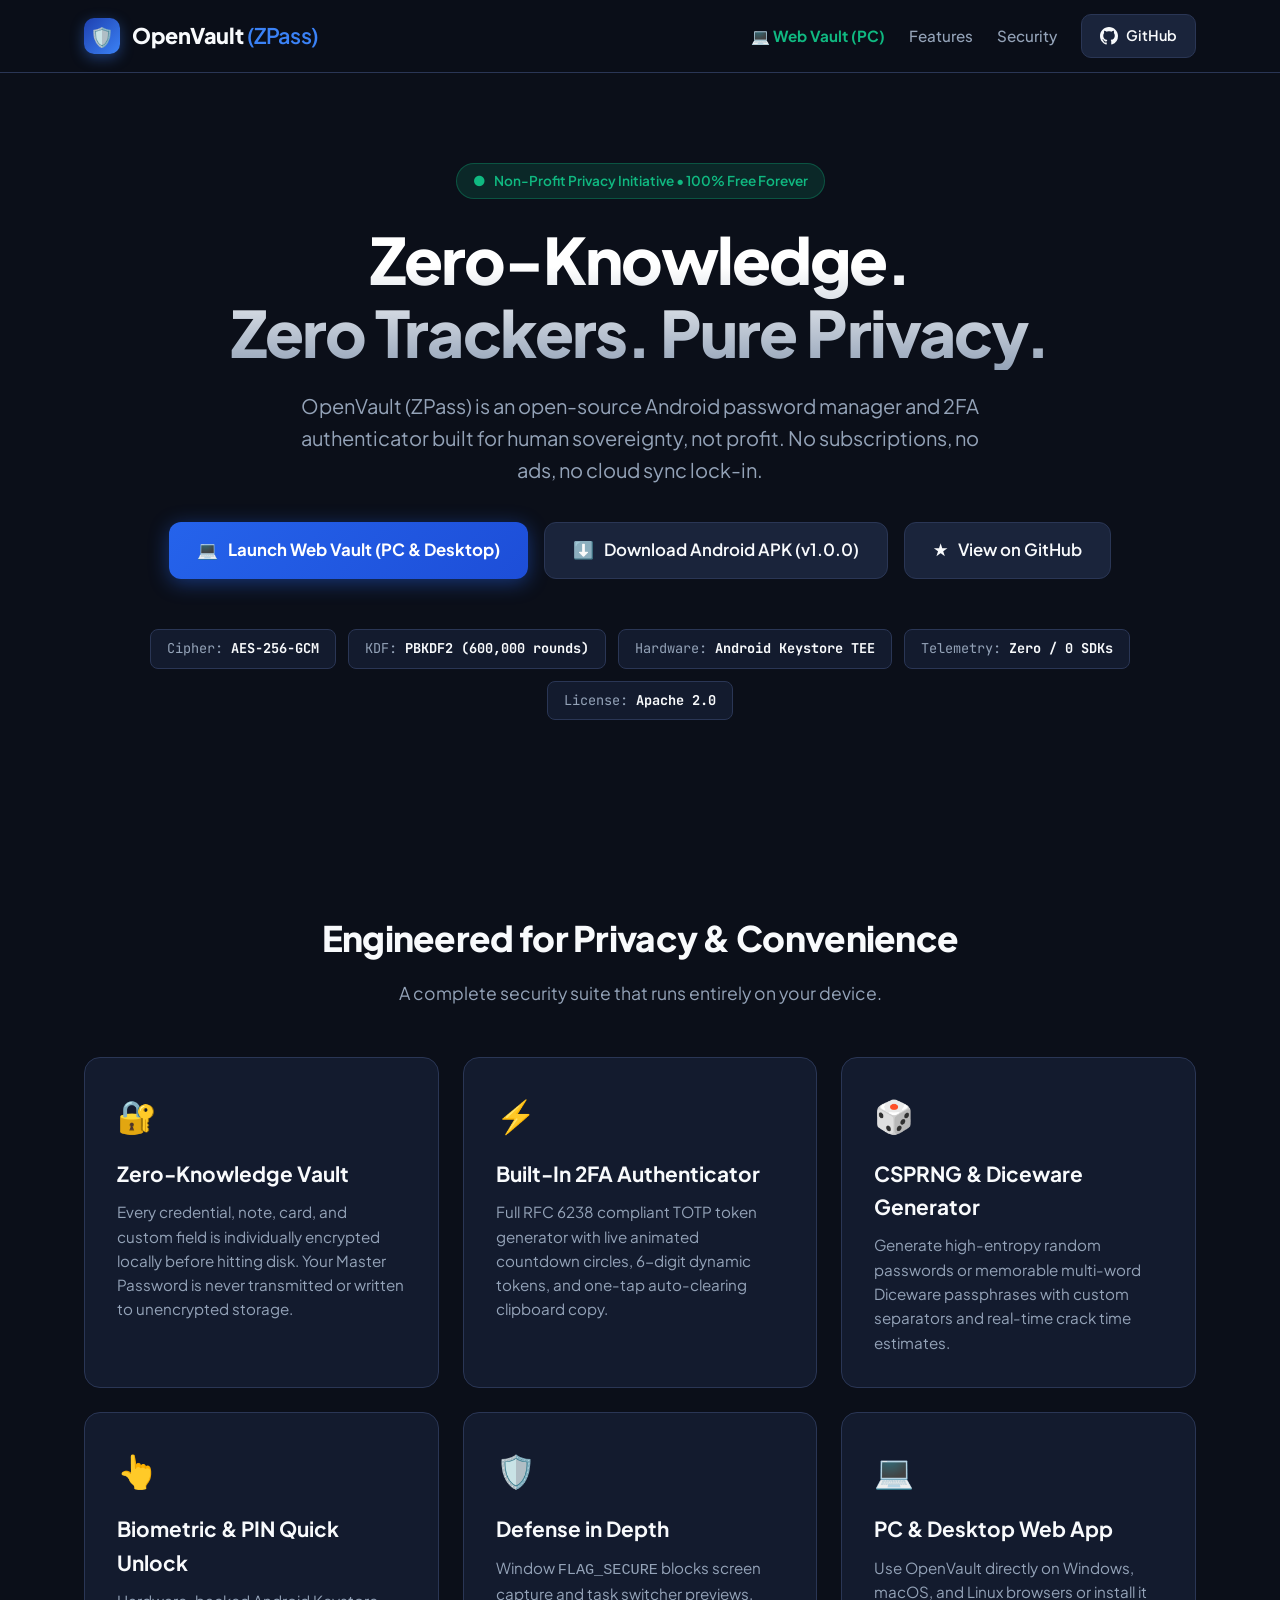
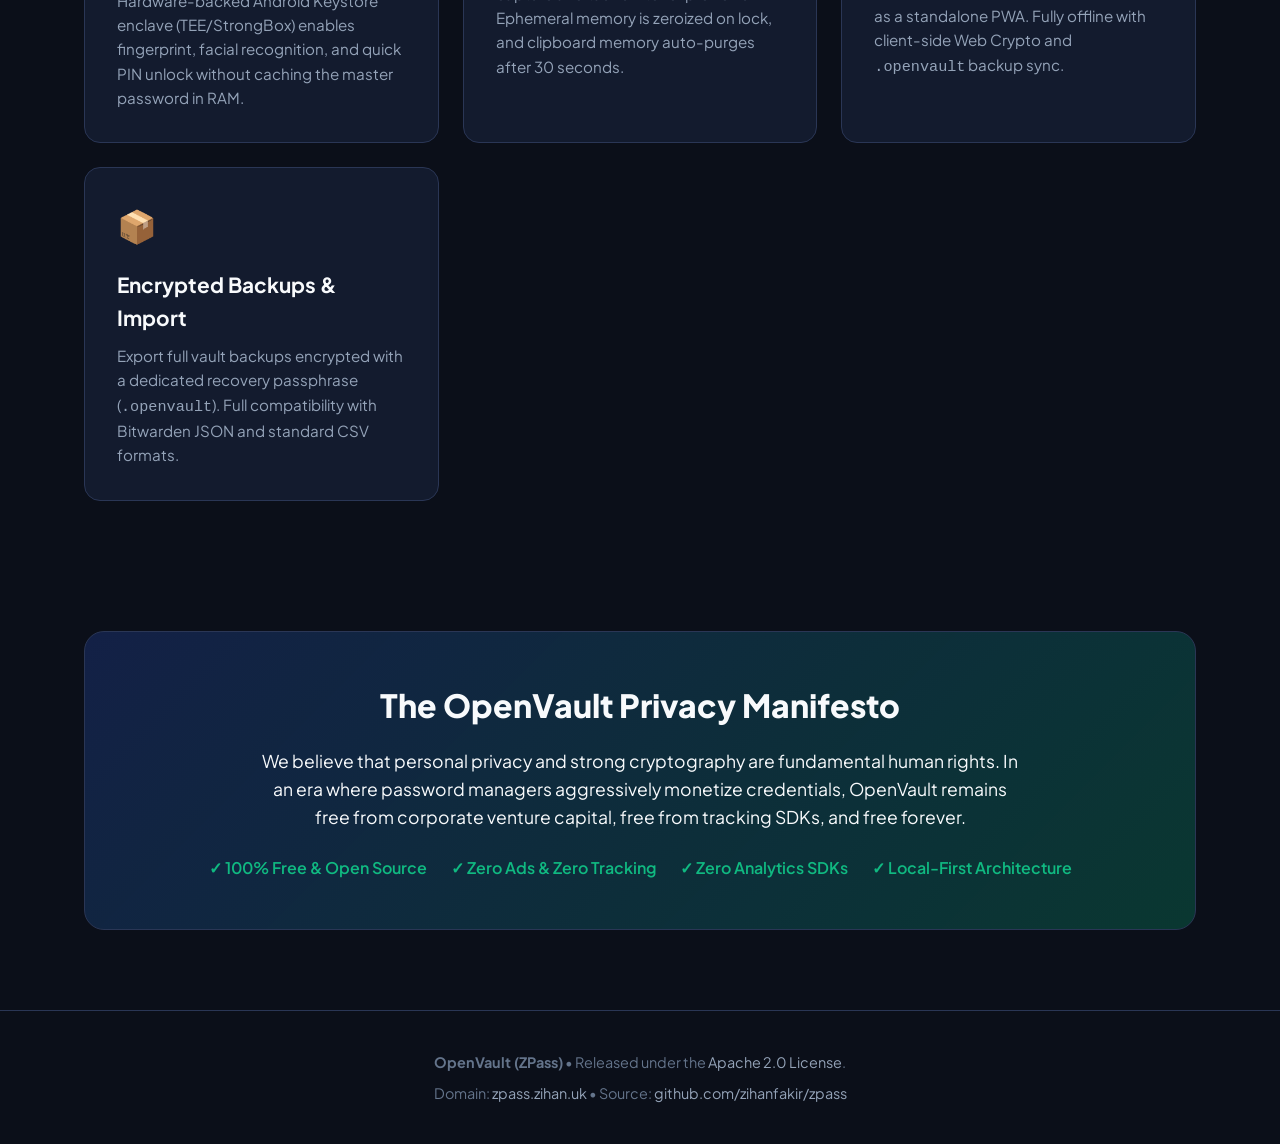
<file: docs/index.html>
<!DOCTYPE html>
<html lang="en">
<head>
  <meta charset="UTF-8" />
  <meta name="viewport" content="width=device-width, initial-scale=1.0" />
  <title>OpenVault (ZPass) — Zero-Knowledge, Privacy-First Password Manager</title>
  <meta name="description" content="100% Free and open-source zero-knowledge password manager and 2FA authenticator for Android. Zero ads, zero tracking, zero telemetry." />
  <link rel="icon" href="data:image/svg+xml,<svg xmlns=%22http://www.w3.org/2000/svg%22 viewBox=%220 0 100 100%22><text y=%22.9em%22 font-size=%2290%22>🛡️</text></svg>">
  <link rel="preconnect" href="https://fonts.googleapis.com">
  <link rel="preconnect" href="https://fonts.gstatic.com" crossorigin>
  <link href="https://fonts.googleapis.com/css2?family=Plus+Jakarta+Sans:wght@400;500;600;700;800&family=JetBrains+Mono:wght@400;500;600&display=swap" rel="stylesheet">
  <style>
    :root {
      --bg: #0B0F19;
      --surface: #131B2E;
      --surface-card: #1A243B;
      --surface-border: #2A3655;
      --primary: #3B82F6;
      --primary-hover: #60A5FA;
      --accent-emerald: #10B981;
      --accent-emerald-glow: rgba(16, 185, 129, 0.15);
      --text-main: #F8FAFC;
      --text-muted: #94A3B8;
      --text-sub: #64748B;
    }

    * {
      box-sizing: border-box;
      margin: 0;
      padding: 0;
    }

    body {
      background-color: var(--bg);
      color: var(--text-main);
      font-family: 'Plus Jakarta Sans', -apple-system, BlinkMacSystemFont, sans-serif;
      line-height: 1.6;
      overflow-x: hidden;
    }

    .container {
      max-width: 1160px;
      margin: 0 auto;
      padding: 0 24px;
    }

    /* Navigation */
    header {
      border-bottom: 1px solid var(--surface-border);
      position: sticky;
      top: 0;
      background: rgba(11, 15, 25, 0.85);
      backdrop-filter: blur(12px);
      z-index: 100;
    }

    .nav-bar {
      display: flex;
      justify-content: space-between;
      align-items: center;
      height: 72px;
    }

    .brand {
      display: flex;
      align-items: center;
      gap: 12px;
      font-size: 1.35rem;
      font-weight: 800;
      letter-spacing: -0.02em;
      color: var(--text-main);
      text-decoration: none;
    }

    .brand-shield {
      width: 36px;
      height: 36px;
      background: linear-gradient(135deg, #1E40AF, #3B82F6);
      border-radius: 10px;
      display: flex;
      align-items: center;
      justify-content: center;
      font-size: 1.2rem;
      box-shadow: 0 4px 14px rgba(59, 130, 246, 0.4);
    }

    .nav-links {
      display: flex;
      gap: 24px;
      align-items: center;
    }

    .nav-link {
      color: var(--text-muted);
      text-decoration: none;
      font-weight: 500;
      font-size: 0.95rem;
      transition: color 0.2s ease;
    }

    .nav-link:hover {
      color: var(--text-main);
    }

    .btn-github {
      display: inline-flex;
      align-items: center;
      gap: 8px;
      background: var(--surface-card);
      border: 1px solid var(--surface-border);
      padding: 9px 18px;
      border-radius: 10px;
      color: var(--text-main);
      text-decoration: none;
      font-weight: 600;
      font-size: 0.9rem;
      transition: all 0.2s ease;
    }

    .btn-github:hover {
      background: var(--surface-border);
      border-color: var(--primary);
    }

    /* Hero Section */
    .hero {
      padding: 90px 0 60px;
      text-align: center;
      position: relative;
    }

    .hero-badge {
      display: inline-flex;
      align-items: center;
      gap: 8px;
      background: var(--accent-emerald-glow);
      border: 1px solid rgba(16, 185, 129, 0.3);
      padding: 6px 16px;
      border-radius: 9999px;
      font-size: 0.85rem;
      color: var(--accent-emerald);
      font-weight: 600;
      margin-bottom: 24px;
    }

    .hero-title {
      font-size: clamp(2.5rem, 5vw, 4rem);
      font-weight: 800;
      line-height: 1.15;
      letter-spacing: -0.03em;
      margin-bottom: 20px;
      background: linear-gradient(180deg, #FFFFFF 30%, #94A3B8 100%);
      -webkit-background-clip: text;
      -webkit-text-fill-color: transparent;
    }

    .hero-subtitle {
      font-size: 1.25rem;
      color: var(--text-muted);
      max-width: 680px;
      margin: 0 auto 36px;
      font-weight: 400;
    }

    .hero-cta-group {
      display: flex;
      justify-content: center;
      gap: 16px;
      flex-wrap: wrap;
      margin-bottom: 50px;
    }

    .btn-primary {
      display: inline-flex;
      align-items: center;
      gap: 10px;
      background: var(--primary);
      color: #FFFFFF;
      padding: 14px 28px;
      border-radius: 12px;
      font-weight: 700;
      font-size: 1.05rem;
      text-decoration: none;
      box-shadow: 0 4px 20px rgba(59, 130, 246, 0.35);
      transition: all 0.2s ease;
    }

    .btn-primary:hover {
      background: var(--primary-hover);
      transform: translateY(-2px);
    }

    .btn-secondary {
      display: inline-flex;
      align-items: center;
      gap: 10px;
      background: var(--surface-card);
      border: 1px solid var(--surface-border);
      color: var(--text-main);
      padding: 14px 28px;
      border-radius: 12px;
      font-weight: 600;
      font-size: 1.05rem;
      text-decoration: none;
      transition: all 0.2s ease;
    }

    .btn-secondary:hover {
      background: var(--surface-border);
    }

    /* Badges Bar */
    .badges-bar {
      display: flex;
      justify-content: center;
      gap: 12px;
      flex-wrap: wrap;
      margin-bottom: 70px;
    }

    .badge-pill {
      background: var(--surface);
      border: 1px solid var(--surface-border);
      padding: 8px 16px;
      border-radius: 8px;
      font-size: 0.85rem;
      color: var(--text-muted);
      font-family: 'JetBrains Mono', monospace;
    }

    .badge-pill strong {
      color: var(--text-main);
    }

    /* Features Grid */
    .features-section {
      padding: 60px 0 90px;
    }

    .section-header {
      text-align: center;
      margin-bottom: 50px;
    }

    .section-header h2 {
      font-size: 2.2rem;
      font-weight: 800;
      letter-spacing: -0.02em;
      margin-bottom: 12px;
    }

    .section-header p {
      color: var(--text-muted);
      font-size: 1.1rem;
    }

    .grid {
      display: grid;
      grid-template-columns: repeat(auto-fit, minmax(320px, 1fr));
      gap: 24px;
    }

    .card {
      background: var(--surface);
      border: 1px solid var(--surface-border);
      padding: 32px;
      border-radius: 16px;
      transition: transform 0.2s ease, border-color 0.2s ease;
    }

    .card:hover {
      transform: translateY(-4px);
      border-color: var(--primary);
    }

    .card-icon {
      font-size: 2rem;
      margin-bottom: 16px;
      display: inline-block;
    }

    .card h3 {
      font-size: 1.3rem;
      font-weight: 700;
      margin-bottom: 10px;
      color: var(--text-main);
    }

    .card p {
      color: var(--text-muted);
      font-size: 0.95rem;
      line-height: 1.6;
    }

    /* Privacy Banner */
    .manifesto {
      background: linear-gradient(135deg, rgba(30, 58, 138, 0.4), rgba(5, 150, 105, 0.3));
      border: 1px solid var(--surface-border);
      border-radius: 20px;
      padding: 48px;
      margin: 40px 0 80px;
      text-align: center;
    }

    .manifesto h2 {
      font-size: 2rem;
      font-weight: 800;
      margin-bottom: 16px;
    }

    .manifesto p {
      max-width: 760px;
      margin: 0 auto 24px;
      color: var(--text-main);
      font-size: 1.1rem;
    }

    .manifesto-checks {
      display: flex;
      justify-content: center;
      gap: 24px;
      flex-wrap: wrap;
      color: var(--accent-emerald);
      font-weight: 600;
    }

    /* Footer */
    footer {
      border-top: 1px solid var(--surface-border);
      padding: 40px 0;
      text-align: center;
      color: var(--text-sub);
      font-size: 0.9rem;
    }

    footer a {
      color: var(--text-muted);
      text-decoration: none;
    }

    footer a:hover {
      color: var(--text-main);
    }
  </style>
</head>
<body>

  <header>
    <div class="container nav-bar">
      <a href="https://zpass.zihan.uk" class="brand">
        <div class="brand-shield">🛡️</div>
        <span>OpenVault <span style="color: var(--primary); font-weight: 600;">(ZPass)</span></span>
      </a>
      <div class="nav-links">
        <a href="app/" class="nav-link" style="color: var(--accent-emerald); font-weight: 700;">💻 Web Vault (PC)</a>
        <a href="#features" class="nav-link">Features</a>
        <a href="#security" class="nav-link">Security</a>
        <a href="https://github.com/zihanfakir/zpass" target="_blank" class="btn-github">
          <svg height="18" width="18" viewBox="0 0 16 16" fill="currentColor"><path d="M8 0C3.58 0 0 3.58 0 8c0 3.54 2.29 6.53 5.47 7.59.4.07.55-.17.55-.38 0-.19-.01-.82-.01-1.49-2.01.37-2.53-.49-2.69-.94-.09-.23-.48-.94-.82-1.13-.28-.15-.68-.52-.01-.53.63-.01 1.08.58 1.23.82.72 1.21 1.87.87 2.33.66.07-.52.28-.87.51-1.07-1.78-.2-3.64-.89-3.64-3.95 0-.87.31-1.59.82-2.15-.08-.2-.36-1.02.08-2.12 0 0 .67-.21 2.2.82.64-.18 1.32-.27 2-.27.68 0 1.36.09 2 .27 1.53-1.04 2.2-.82 2.2-.82.44 1.1.16 1.92.08 2.12.51.56.82 1.27.82 2.15 0 3.07-1.87 3.75-3.65 3.95.29.25.54.73.54 1.48 0 1.07-.01 1.93-.01 2.2 0 .21.15.46.55.38A8.013 8.013 0 0016 8c0-4.42-3.58-8-8-8z"></path></svg>
          GitHub
        </a>
      </div>
    </div>
  </header>

  <main class="container">
    <section class="hero">
      <div class="hero-badge">
        <span>●</span> Non-Profit Privacy Initiative • 100% Free Forever
      </div>
      <h1 class="hero-title">Zero-Knowledge.<br/>Zero Trackers. Pure Privacy.</h1>
      <p class="hero-subtitle">
        OpenVault (ZPass) is an open-source Android password manager and 2FA authenticator built for human sovereignty, not profit. No subscriptions, no ads, no cloud sync lock-in.
      </p>

      <div class="hero-cta-group">
        <a href="app/" class="btn-primary" style="background: linear-gradient(135deg, #2563EB, #1D4ED8); box-shadow: 0 4px 20px rgba(37, 99, 235, 0.45);">
          <span>💻</span> Launch Web Vault (PC & Desktop)
        </a>
        <a href="https://github.com/zihanfakir/zpass/releases" class="btn-secondary">
          <span>⬇️</span> Download Android APK (v1.0.0)
        </a>
        <a href="https://github.com/zihanfakir/zpass" target="_blank" class="btn-secondary">
          <span>★</span> View on GitHub
        </a>
      </div>

      <div class="badges-bar">
        <div class="badge-pill">Cipher: <strong>AES-256-GCM</strong></div>
        <div class="badge-pill">KDF: <strong>PBKDF2 (600,000 rounds)</strong></div>
        <div class="badge-pill">Hardware: <strong>Android Keystore TEE</strong></div>
        <div class="badge-pill">Telemetry: <strong>Zero / 0 SDKs</strong></div>
        <div class="badge-pill">License: <strong>Apache 2.0</strong></div>
      </div>
    </section>

    <section id="features" class="features-section">
      <div class="section-header">
        <h2>Engineered for Privacy & Convenience</h2>
        <p>A complete security suite that runs entirely on your device.</p>
      </div>

      <div class="grid">
        <div class="card">
          <div class="card-icon">🔐</div>
          <h3>Zero-Knowledge Vault</h3>
          <p>Every credential, note, card, and custom field is individually encrypted locally before hitting disk. Your Master Password is never transmitted or written to unencrypted storage.</p>
        </div>

        <div class="card">
          <div class="card-icon">⚡</div>
          <h3>Built-In 2FA Authenticator</h3>
          <p>Full RFC 6238 compliant TOTP token generator with live animated countdown circles, 6-digit dynamic tokens, and one-tap auto-clearing clipboard copy.</p>
        </div>

        <div class="card">
          <div class="card-icon">🎲</div>
          <h3>CSPRNG & Diceware Generator</h3>
          <p>Generate high-entropy random passwords or memorable multi-word Diceware passphrases with custom separators and real-time crack time estimates.</p>
        </div>

        <div class="card">
          <div class="card-icon">👆</div>
          <h3>Biometric & PIN Quick Unlock</h3>
          <p>Hardware-backed Android Keystore enclave (TEE/StrongBox) enables fingerprint, facial recognition, and quick PIN unlock without caching the master password in RAM.</p>
        </div>

        <div class="card">
          <div class="card-icon">🛡️</div>
          <h3>Defense in Depth</h3>
          <p>Window <code>FLAG_SECURE</code> blocks screen capture and task switcher previews. Ephemeral memory is zeroized on lock, and clipboard memory auto-purges after 30 seconds.</p>
        </div>

        <div class="card">
          <div class="card-icon">💻</div>
          <h3>PC & Desktop Web App</h3>
          <p>Use OpenVault directly on Windows, macOS, and Linux browsers or install it as a standalone PWA. Fully offline with client-side Web Crypto and <code>.openvault</code> backup sync.</p>
        </div>

        <div class="card">
          <div class="card-icon">📦</div>
          <h3>Encrypted Backups & Import</h3>
          <p>Export full vault backups encrypted with a dedicated recovery passphrase (<code>.openvault</code>). Full compatibility with Bitwarden JSON and standard CSV formats.</p>
        </div>
      </div>
    </section>

    <section id="security" class="manifesto">
      <h2>The OpenVault Privacy Manifesto</h2>
      <p>
        We believe that personal privacy and strong cryptography are fundamental human rights. In an era where password managers aggressively monetize credentials, OpenVault remains free from corporate venture capital, free from tracking SDKs, and free forever.
      </p>
      <div class="manifesto-checks">
        <span>✓ 100% Free & Open Source</span>
        <span>✓ Zero Ads & Zero Tracking</span>
        <span>✓ Zero Analytics SDKs</span>
        <span>✓ Local-First Architecture</span>
      </div>
    </section>
  </main>

  <footer>
    <div class="container">
      <p>
        <strong>OpenVault (ZPass)</strong> • Released under the <a href="https://github.com/zihanfakir/zpass/blob/main/LICENSE" target="_blank">Apache 2.0 License</a>.
      </p>
      <p style="margin-top: 8px;">
        Domain: <a href="https://zpass.zihan.uk">zpass.zihan.uk</a> • Source: <a href="https://github.com/zihanfakir/zpass" target="_blank">github.com/zihanfakir/zpass</a>
      </p>
    </div>
  </footer>

</body>
</html>
</file>
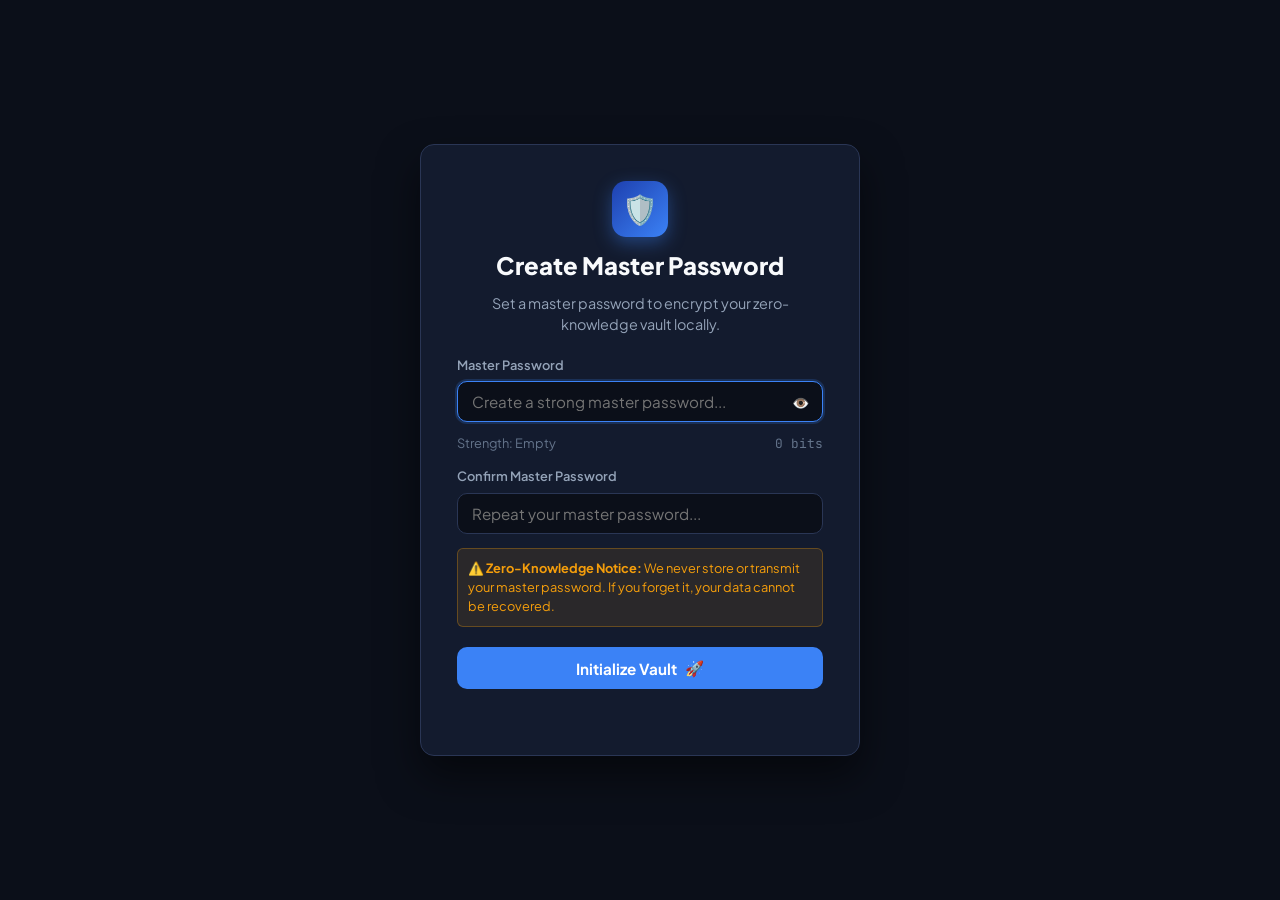
<file: docs/app/index.html>
<!DOCTYPE html>
<html lang="en">
<head>
  <meta charset="UTF-8" />
  <meta name="viewport" content="width=device-width, initial-scale=1.0" />
  <title>OpenVault Web — Zero-Knowledge Password Manager</title>
  <meta name="description" content="100% Free, privacy-first, zero-knowledge password manager and 2FA authenticator for desktop and PC browsers." />
  <link rel="icon" href="data:image/svg+xml,<svg xmlns=%22http://www.w3.org/2000/svg%22 viewBox=%220 0 100 100%22><text y=%22.9em%22 font-size=%2290%22>🛡️</text></svg>">
  <link rel="manifest" href="manifest.webmanifest">
  <meta name="theme-color" content="#131B2E">
  
  <link rel="preconnect" href="https://fonts.googleapis.com">
  <link rel="preconnect" href="https://fonts.gstatic.com" crossorigin>
  <link href="https://fonts.googleapis.com/css2?family=Plus+Jakarta+Sans:wght@400;500;600;700;800&family=JetBrains+Mono:wght@400;500;600;700&display=swap" rel="stylesheet">
  <link rel="stylesheet" href="css/app.css" />
</head>
<body>

  <!-- Fullscreen Auth Screen (Setup or Unlock) -->
  <div id="auth-overlay" class="auth-overlay">
    <div class="auth-card">
      <div class="auth-header">
        <div class="auth-logo">🛡️</div>
        <h1 id="auth-title">Unlock OpenVault</h1>
        <p id="auth-desc">Enter your master password to decrypt your zero-knowledge vault.</p>
      </div>

      <form id="auth-form">
        <!-- Setup Mode Fields -->
        <div id="setup-fields" style="display: none; flex-direction: column; gap: 14px;">
          <div class="form-group">
            <label class="form-label">Master Password</label>
            <div class="input-with-action">
              <input type="password" id="setup-password" class="input-field" placeholder="Create a strong master password..." autocomplete="new-password" />
              <button type="button" id="btn-toggle-setup-pwd" class="input-suffix-btn" title="Toggle visibility">👁️</button>
            </div>
            <div id="setup-strength-box" style="margin-top: 6px; font-size: 0.8rem; display: flex; align-items: center; justify-content: space-between;">
              <span id="setup-strength-label" style="color: var(--text-sub);">Strength: Empty</span>
              <span id="setup-entropy-label" style="color: var(--text-sub); font-family: var(--font-mono);">0 bits</span>
            </div>
          </div>

          <div class="form-group">
            <label class="form-label">Confirm Master Password</label>
            <input type="password" id="setup-confirm-password" class="input-field" placeholder="Repeat your master password..." autocomplete="new-password" />
          </div>

          <div style="background: rgba(245, 158, 11, 0.1); border: 1px solid rgba(245, 158, 11, 0.3); border-radius: var(--radius-sm); padding: 10px; font-size: 0.8rem; color: #F59E0B;">
            ⚠️ <strong>Zero-Knowledge Notice:</strong> We never store or transmit your master password. If you forget it, your data cannot be recovered.
          </div>
        </div>

        <!-- Unlock Mode Fields -->
        <div id="unlock-fields" style="display: flex; flex-direction: column; gap: 14px;">
          <div class="form-group">
            <label class="form-label">Master Password</label>
            <div class="input-with-action">
              <input type="password" id="unlock-password" class="input-field" placeholder="Enter master password..." autocomplete="current-password" autofocus />
              <button type="button" id="btn-toggle-unlock-pwd" class="input-suffix-btn" title="Toggle visibility">👁️</button>
            </div>
            <div id="caps-lock-warning" style="display: none; color: #F59E0B; font-size: 0.78rem; margin-top: 4px;">
              ⚠️ Caps Lock is ON
            </div>
          </div>
        </div>

        <div style="margin-top: 20px;">
          <button type="submit" id="btn-auth-submit" class="btn-primary" style="width: 100%;">
            <span>Unlock Vault</span> 🔓
          </button>
        </div>
      </form>

      <div style="text-align: center; margin-top: 10px;">
        <button type="button" id="btn-switch-auth-mode" style="background: none; border: none; color: var(--text-sub); font-size: 0.82rem; cursor: pointer; text-decoration: underline;">
          New to OpenVault? Create a new vault
        </button>
      </div>
    </div>
  </div>

  <!-- Main Application Workspace (Dual-Pane Desktop) -->
  <div id="app-container" style="display: none;">
    
    <!-- Sidebar Navigation -->
    <aside class="sidebar">
      <div class="sidebar-header">
        <div class="logo-shield">🛡️</div>
        <div>
          <div class="logo-title">OpenVault</div>
          <div class="logo-sub">Zero-Knowledge Web</div>
        </div>
      </div>

      <nav class="sidebar-nav">
        <div class="nav-section-title">Vault</div>
        <div class="nav-item active" data-category="all">
          <div class="nav-item-left"><span>📁</span> <span>All Items</span></div>
          <span class="badge" id="badge-all">0</span>
        </div>
        <div class="nav-item" data-category="favorites">
          <div class="nav-item-left"><span>⭐</span> <span>Favorites</span></div>
          <span class="badge" id="badge-favorites">0</span>
        </div>
        <div class="nav-item" data-category="logins">
          <div class="nav-item-left"><span>🔑</span> <span>Logins</span></div>
          <span class="badge" id="badge-logins">0</span>
        </div>
        <div class="nav-item" data-category="notes">
          <div class="nav-item-left"><span>📝</span> <span>Secure Notes</span></div>
          <span class="badge" id="badge-notes">0</span>
        </div>
        <div class="nav-item" data-category="cards">
          <div class="nav-item-left"><span>💳</span> <span>Cards</span></div>
          <span class="badge" id="badge-cards">0</span>
        </div>
        <div class="nav-item" data-category="identities">
          <div class="nav-item-left"><span>🪪</span> <span>Identities</span></div>
          <span class="badge" id="badge-identities">0</span>
        </div>

        <div class="nav-section-title" style="margin-top: 12px;">Tools</div>
        <div class="nav-item" id="nav-generator">
          <div class="nav-item-left"><span>⚡</span> <span>Password Generator</span></div>
        </div>
        <div class="nav-item" id="nav-audit">
          <div class="nav-item-left"><span>🛡️</span> <span>Security Audit</span></div>
          <span class="badge" id="badge-audit-score" style="background: rgba(16,185,129,0.2); color: var(--accent-emerald);">100%</span>
        </div>

        <div class="nav-section-title" style="margin-top: 12px;">Settings</div>
        <div class="nav-item" id="nav-settings">
          <div class="nav-item-left"><span>⚙️</span> <span>Preferences & Sync</span></div>
        </div>
      </nav>

      <div class="sidebar-footer">
        <button id="btn-manual-lock" class="btn-lock" title="Lock vault immediately (Ctrl+L)">
          <span>🔒</span> <span>Lock Vault (Ctrl+L)</span>
        </button>
      </div>
    </aside>

    <!-- Item List Pane -->
    <section class="item-pane">
      <div class="search-header">
        <div class="search-bar-wrap">
          <span class="search-icon">🔍</span>
          <input type="text" id="search-input" class="search-input" placeholder="Search vault... (Ctrl+F)" autocomplete="off" />
        </div>
        <div class="action-bar">
          <span id="item-count-label" class="item-count-label">0 items</span>
          <button id="btn-open-add-modal" class="btn-add" title="Add new item (Ctrl+N)">
            <span>+</span> <span>New Item</span>
          </button>
        </div>
      </div>

      <div id="item-list" class="item-list">
        <!-- Rendered dynamically -->
      </div>
    </section>

    <!-- Detail & Preview Pane -->
    <main class="detail-pane" id="detail-pane">
      <div id="empty-detail-state" class="empty-detail">
        <div class="empty-detail-icon">🔐</div>
        <h3>No Item Selected</h3>
        <p>Select a credential from the list or click "+ New Item" to store passwords, secure notes, or 2FA codes.</p>
      </div>

      <div id="active-detail-content" class="detail-content" style="display: none;">
        <!-- Dynamic Item Detail -->
        <div class="detail-header">
          <div class="detail-header-left">
            <div id="detail-avatar" class="detail-avatar">🔑</div>
            <div class="detail-title-wrap">
              <h2 id="detail-title">Item Title</h2>
              <div id="detail-category-badge" class="badge" style="margin-top: 4px;">Logins</div>
            </div>
          </div>
          <div class="detail-actions">
            <button id="btn-detail-fav" class="btn-icon" title="Toggle Favorite">⭐</button>
            <button id="btn-detail-edit" class="btn-secondary">✏️ Edit</button>
            <button id="btn-detail-delete" class="btn-danger-outline">🗑️ Delete</button>
          </div>
        </div>

        <!-- 2FA / TOTP Card (Shown only if item has TOTP) -->
        <div id="detail-totp-card" class="totp-card" style="display: none;">
          <div class="totp-left">
            <span class="field-label" style="color: var(--accent-emerald);">One-Time Password (2FA)</span>
            <div class="totp-code-display" id="detail-totp-code">------</div>
          </div>
          <div class="totp-timer-box">
            <div class="totp-circle-wrap">
              <svg class="totp-svg" width="44" height="44" viewBox="0 0 44 44">
                <circle class="totp-bg-circle" cx="22" cy="22" r="18" fill="none" />
                <circle id="totp-progress-ring" class="totp-progress-circle" cx="22" cy="22" r="18" fill="none" stroke-dasharray="113.1" stroke-dashoffset="0" />
              </svg>
              <div id="totp-seconds-text" class="totp-seconds-label">30</div>
            </div>
            <button id="btn-copy-totp" class="btn-icon" title="Copy 2FA Code">📋</button>
          </div>
        </div>

        <!-- Username / Email Field -->
        <div id="field-username-card" class="field-card">
          <span class="field-label">Username / Email</span>
          <div class="field-value-row">
            <span id="detail-username" class="field-value">-</span>
            <button id="btn-copy-username" class="btn-icon" title="Copy Username">📋</button>
          </div>
        </div>

        <!-- Password Field -->
        <div id="field-password-card" class="field-card">
          <span class="field-label">Password</span>
          <div class="field-value-row">
            <span id="detail-password" class="field-value">••••••••••••</span>
            <div class="field-btn-group">
              <button id="btn-toggle-pwd-visibility" class="btn-icon" title="Show / Hide Password">👁️</button>
              <button id="btn-copy-password" class="btn-icon" title="Copy Password">📋</button>
            </div>
          </div>
        </div>

        <!-- Website URL Field -->
        <div id="field-url-card" class="field-card">
          <span class="field-label">Website URL</span>
          <div class="field-value-row">
            <span id="detail-url" class="field-value">-</span>
            <div class="field-btn-group">
              <a id="link-external-url" href="#" target="_blank" rel="noopener noreferrer" class="btn-icon" title="Open website in new tab">↗️</a>
              <button id="btn-copy-url" class="btn-icon" title="Copy URL">📋</button>
            </div>
          </div>
        </div>

        <!-- Custom Fields Container -->
        <div id="detail-custom-fields-container" style="display: flex; flex-direction: column; gap: 12px;">
          <!-- Dynamically populated -->
        </div>

        <!-- Notes Card -->
        <div id="field-notes-card" class="field-card">
          <span class="field-label">Secure Notes</span>
          <div id="detail-notes" style="font-size: 0.95rem; white-space: pre-wrap; color: var(--text-muted); user-select: text; margin-top: 4px;">-</div>
        </div>
      </div>
    </main>
  </div>

  <!-- Modal: Create / Edit Item -->
  <div id="modal-item" class="modal-overlay" style="display: none;">
    <div class="modal-card">
      <div class="modal-header">
        <h3 id="modal-item-title">Add Item</h3>
        <button class="modal-close" data-close="modal-item">✕</button>
      </div>
      <div class="modal-body">
        <input type="hidden" id="form-item-id" />
        
        <div class="form-group">
          <label class="form-label">Title *</label>
          <input type="text" id="form-item-name" class="input-field" placeholder="e.g. GitHub, ProtonMail, Bank..." required />
        </div>

        <div style="display: grid; grid-template-columns: 1fr 1fr; gap: 12px;">
          <div class="form-group">
            <label class="form-label">Category</label>
            <select id="form-item-category" class="input-field">
              <option value="logins">Logins</option>
              <option value="notes">Secure Notes</option>
              <option value="cards">Cards</option>
              <option value="identities">Identities</option>
            </select>
          </div>
          <div class="form-group">
            <label class="form-label">Favorite</label>
            <label style="display: flex; align-items: center; gap: 8px; padding-top: 8px; cursor: pointer;">
              <input type="checkbox" id="form-item-fav" style="transform: scale(1.2);" />
              <span>Mark as favorite</span>
            </label>
          </div>
        </div>

        <div class="form-group">
          <label class="form-label">Username / Email</label>
          <input type="text" id="form-item-username" class="input-field" placeholder="user@example.com" />
        </div>

        <div class="form-group">
          <div style="display: flex; justify-content: space-between; align-items: center;">
            <label class="form-label">Password</label>
            <button type="button" id="btn-quick-gen-pwd" style="background: none; border: none; color: var(--primary); font-size: 0.8rem; cursor: pointer; font-weight: 600;">
              ⚡ Generate Strong Password
            </button>
          </div>
          <div class="input-with-action">
            <input type="password" id="form-item-password" class="input-field" placeholder="Password..." />
            <button type="button" id="btn-form-toggle-pwd" class="input-suffix-btn">👁️</button>
          </div>
        </div>

        <div class="form-group">
          <label class="form-label">Website URL</label>
          <input type="url" id="form-item-url" class="input-field" placeholder="https://example.com" />
        </div>

        <div class="form-group">
          <label class="form-label">2FA / TOTP Authenticator Key or URI</label>
          <input type="text" id="form-item-totp" class="input-field" placeholder="Base32 Secret (e.g. JBSWY3DPEHPK3PXP) or otpauth://totp/..." />
        </div>

        <div class="form-group">
          <label class="form-label">Secure Notes</label>
          <textarea id="form-item-notes" class="input-field" rows="3" placeholder="Additional private notes..."></textarea>
        </div>

        <!-- Custom Fields Section -->
        <div style="margin-top: 8px;">
          <div style="display: flex; justify-content: space-between; align-items: center; margin-bottom: 8px;">
            <label class="form-label">Custom Fields</label>
            <button type="button" id="btn-add-custom-field" class="btn-secondary" style="padding: 4px 10px; font-size: 0.78rem;">
              + Add Custom Field
            </button>
          </div>
          <div id="form-custom-fields-list" style="display: flex; flex-direction: column; gap: 8px;">
            <!-- Rendered dynamically -->
          </div>
        </div>
      </div>
      <div class="modal-footer">
        <button class="btn-secondary" data-close="modal-item">Cancel</button>
        <button id="btn-save-item" class="btn-primary">Save Item</button>
      </div>
    </div>
  </div>

  <!-- Modal: Password Generator -->
  <div id="modal-generator" class="modal-overlay" style="display: none;">
    <div class="modal-card">
      <div class="modal-header">
        <h3>Password & Passphrase Generator</h3>
        <button class="modal-close" data-close="modal-generator">✕</button>
      </div>
      <div class="modal-body">
        <!-- Generator Result Box -->
        <div style="background: var(--bg); border: 1px solid var(--surface-border); border-radius: var(--radius-md); padding: 16px; display: flex; flex-direction: column; gap: 10px;">
          <div style="display: flex; align-items: center; justify-content: space-between; gap: 10px;">
            <span id="gen-output" style="font-family: var(--font-mono); font-size: 1.25rem; font-weight: 700; word-break: break-all; color: var(--accent-emerald); user-select: text;">
              GeneratedPassword
            </span>
            <div style="display: flex; gap: 6px;">
              <button id="btn-gen-refresh" class="btn-icon" title="Regenerate">🔄</button>
              <button id="btn-gen-copy" class="btn-icon" title="Copy to clipboard">📋</button>
            </div>
          </div>
          <div style="display: flex; justify-content: space-between; align-items: center; font-size: 0.8rem; border-top: 1px solid var(--surface-border); padding-top: 8px;">
            <span id="gen-strength-badge" class="badge" style="background: rgba(16,185,129,0.2); color: var(--accent-emerald);">Very Strong</span>
            <span id="gen-crack-time" style="color: var(--text-muted);">Crack Time: Centuries</span>
            <span id="gen-entropy-val" style="font-family: var(--font-mono); color: var(--text-sub);">95 bits</span>
          </div>
        </div>

        <!-- Mode Toggle -->
        <div style="display: flex; gap: 10px; margin-top: 10px;">
          <button id="btn-gen-mode-pwd" class="btn-primary" style="flex: 1; padding: 8px;">Random Password</button>
          <button id="btn-gen-mode-passphrase" class="btn-secondary" style="flex: 1; padding: 8px;">Diceware Passphrase</button>
        </div>

        <!-- Random Password Controls -->
        <div id="gen-controls-pwd" style="display: flex; flex-direction: column; gap: 12px; margin-top: 10px;">
          <div>
            <div style="display: flex; justify-content: space-between; font-size: 0.85rem; margin-bottom: 4px;">
              <span>Password Length: <strong id="gen-length-val">18</strong></span>
            </div>
            <input type="range" id="gen-slider-length" min="8" max="64" value="18" style="width: 100%; accent-color: var(--primary);" />
          </div>

          <div style="display: grid; grid-template-columns: 1fr 1fr; gap: 10px;">
            <label style="display: flex; align-items: center; gap: 8px; cursor: pointer;">
              <input type="checkbox" id="gen-opt-upper" checked />
              <span>Uppercase (A-Z)</span>
            </label>
            <label style="display: flex; align-items: center; gap: 8px; cursor: pointer;">
              <input type="checkbox" id="gen-opt-lower" checked />
              <span>Lowercase (a-z)</span>
            </label>
            <label style="display: flex; align-items: center; gap: 8px; cursor: pointer;">
              <input type="checkbox" id="gen-opt-digits" checked />
              <span>Numbers (0-9)</span>
            </label>
            <label style="display: flex; align-items: center; gap: 8px; cursor: pointer;">
              <input type="checkbox" id="gen-opt-symbols" checked />
              <span>Symbols (!@#$)</span>
            </label>
          </div>

          <label style="display: flex; align-items: center; gap: 8px; cursor: pointer; font-size: 0.85rem; color: var(--text-muted);">
            <input type="checkbox" id="gen-opt-avoid-ambig" checked />
            <span>Avoid ambiguous characters (0, O, 1, l, I)</span>
          </label>
        </div>

        <!-- Passphrase Controls -->
        <div id="gen-controls-passphrase" style="display: none; flex-direction: column; gap: 12px; margin-top: 10px;">
          <div>
            <div style="display: flex; justify-content: space-between; font-size: 0.85rem; margin-bottom: 4px;">
              <span>Word Count: <strong id="gen-words-val">4</strong></span>
            </div>
            <input type="range" id="gen-slider-words" min="3" max="8" value="4" style="width: 100%; accent-color: var(--primary);" />
          </div>

          <div class="form-group">
            <label class="form-label">Separator</label>
            <select id="gen-passphrase-sep" class="input-field">
              <option value="-">Hyphen (-)</option>
              <option value=" ">Space ( )</option>
              <option value=".">Period (.)</option>
              <option value="_">Underscore (_)</option>
            </select>
          </div>

          <div style="display: flex; gap: 20px;">
            <label style="display: flex; align-items: center; gap: 8px; cursor: pointer;">
              <input type="checkbox" id="gen-passphrase-cap" checked />
              <span>Capitalize Words</span>
            </label>
            <label style="display: flex; align-items: center; gap: 8px; cursor: pointer;">
              <input type="checkbox" id="gen-passphrase-num" checked />
              <span>Include Number</span>
            </label>
          </div>
        </div>
      </div>
      <div class="modal-footer">
        <button class="btn-primary" data-close="modal-generator">Done</button>
      </div>
    </div>
  </div>

  <!-- Modal: Security Audit -->
  <div id="modal-audit" class="modal-overlay" style="display: none;">
    <div class="modal-card">
      <div class="modal-header">
        <h3>Vault Security Audit</h3>
        <button class="modal-close" data-close="modal-audit">✕</button>
      </div>
      <div class="modal-body">
        <div style="display: flex; align-items: center; justify-content: center; gap: 24px; padding: 14px; background: var(--bg); border-radius: var(--radius-md); border: 1px solid var(--surface-border);">
          <div style="font-size: 3rem; font-weight: 800; font-family: var(--font-mono); color: var(--accent-emerald);" id="audit-score-number">100%</div>
          <div>
            <h4 style="font-size: 1.1rem; font-weight: 700;">Overall Vault Health</h4>
            <p style="font-size: 0.85rem; color: var(--text-muted);" id="audit-score-desc">All passwords adhere to modern security standards.</p>
          </div>
        </div>

        <div style="display: flex; flex-direction: column; gap: 14px; margin-top: 10px;">
          <!-- Weak Passwords List -->
          <div>
            <h4 style="font-size: 0.9rem; margin-bottom: 6px; color: var(--danger);">⚠️ Weak Passwords (<span id="audit-weak-count">0</span>)</h4>
            <div id="audit-weak-list" style="max-height: 120px; overflow-y: auto; display: flex; flex-direction: column; gap: 4px;"></div>
          </div>

          <!-- Reused Passwords List -->
          <div>
            <h4 style="font-size: 0.9rem; margin-bottom: 6px; color: var(--warning);">🔁 Reused Across Accounts (<span id="audit-reused-count">0</span>)</h4>
            <div id="audit-reused-list" style="max-height: 120px; overflow-y: auto; display: flex; flex-direction: column; gap: 4px;"></div>
          </div>

          <!-- Missing 2FA List -->
          <div>
            <h4 style="font-size: 0.9rem; margin-bottom: 6px; color: var(--primary);">🛡️ Missing 2FA / TOTP (<span id="audit-totp-count">0</span>)</h4>
            <div id="audit-totp-list" style="max-height: 120px; overflow-y: auto; display: flex; flex-direction: column; gap: 4px;"></div>
          </div>
        </div>
      </div>
      <div class="modal-footer">
        <button class="btn-primary" data-close="modal-audit">Close</button>
      </div>
    </div>
  </div>

  <!-- Modal: Settings & Sync -->
  <div id="modal-settings" class="modal-overlay" style="display: none;">
    <div class="modal-card">
      <div class="modal-header">
        <h3>Preferences & Backup</h3>
        <button class="modal-close" data-close="modal-settings">✕</button>
      </div>
      <div class="modal-body">
        <div class="form-group">
          <label class="form-label">Auto-Lock Inactivity Timeout</label>
          <select id="pref-autolock" class="input-field">
            <option value="1">1 minute</option>
            <option value="5" selected>5 minutes</option>
            <option value="15">15 minutes</option>
            <option value="30">30 minutes</option>
            <option value="0">Never (until tab closed)</option>
          </select>
        </div>

        <div class="form-group">
          <label class="form-label">Clear Sensitive Clipboard After</label>
          <select id="pref-clipboard" class="input-field">
            <option value="15">15 seconds</option>
            <option value="30" selected>30 seconds</option>
            <option value="60">60 seconds</option>
          </select>
        </div>

        <div class="form-group">
          <label class="form-label">Theme</label>
          <select id="pref-theme" class="input-field">
            <option value="dark" selected>Dark Navy (Default)</option>
            <option value="light">Light Slate</option>
          </select>
        </div>

        <hr style="border: none; border-top: 1px solid var(--surface-border); margin: 10px 0;" />

        <h4 style="font-size: 0.95rem; font-weight: 700;">Cross-Platform Backup & Restore</h4>
        <p style="font-size: 0.82rem; color: var(--text-muted);">
          Compatible with <strong>OpenVault Android</strong>. Encrypted backups protect all your logins with AES-256-GCM and PBKDF2 600k rounds.
        </p>

        <div style="display: grid; grid-template-columns: 1fr 1fr; gap: 10px;">
          <button id="btn-export-backup" class="btn-primary" style="font-size: 0.85rem; padding: 8px;">
            💾 Export .openvault
          </button>
          <button id="btn-import-backup" class="btn-secondary" style="font-size: 0.85rem; padding: 8px;">
            📥 Import Backup File
          </button>
          <input type="file" id="file-import-input" accept=".openvault,.json,.csv" style="display: none;" />
        </div>

        <div style="display: flex; gap: 10px; margin-top: 6px;">
          <button id="btn-export-csv" class="btn-secondary" style="font-size: 0.8rem; padding: 6px 10px; color: var(--warning);">
            Export Unencrypted CSV (Warning)
          </button>
        </div>

        <hr style="border: none; border-top: 1px solid var(--surface-border); margin: 10px 0;" />

        <h4 style="font-size: 0.95rem; font-weight: 700; color: var(--danger);">Danger Zone</h4>
        <div style="display: flex; gap: 10px;">
          <button id="btn-change-password" class="btn-secondary" style="font-size: 0.85rem;">
            Change Master Password
          </button>
          <button id="btn-wipe-vault" class="btn-danger-outline" style="font-size: 0.85rem;">
            Permanently Wipe Vault
          </button>
        </div>
      </div>
      <div class="modal-footer">
        <button class="btn-primary" data-close="modal-settings">Save & Close</button>
      </div>
    </div>
  </div>

  <!-- Toast Notification Container -->
  <div id="toast-container" class="toast-container"></div>

  <!-- Main Application Script -->
  <script type="module" src="js/app.js"></script>

  <!-- PWA Service Worker Registration -->
  <script>
    if ('serviceWorker' in navigator) {
      window.addEventListener('load', () => {
        navigator.serviceWorker.register('sw.js').catch(err => {
          console.warn('Service worker registration failed:', err);
        });
      });
    }
  </script>
</body>
</html>
</file>
<file: docs/app/css/app.css>
:root {
  --bg: #0B0F19;
  --surface: #131B2E;
  --surface-card: #1A243B;
  --surface-card-hover: #222F4C;
  --surface-border: #2A3655;
  --surface-active: #253352;
  --primary: #3B82F6;
  --primary-hover: #60A5FA;
  --primary-glow: rgba(59, 130, 246, 0.2);
  --accent-emerald: #10B981;
  --accent-emerald-glow: rgba(16, 185, 129, 0.2);
  --danger: #EF4444;
  --danger-hover: #DC2626;
  --danger-glow: rgba(239, 68, 68, 0.2);
  --warning: #F59E0B;
  --text-main: #F8FAFC;
  --text-muted: #94A3B8;
  --text-sub: #64748B;
  --font-sans: 'Plus Jakarta Sans', -apple-system, BlinkMacSystemFont, 'Segoe UI', Roboto, sans-serif;
  --font-mono: 'JetBrains Mono', 'SFMono-Regular', Consolas, Menlo, monospace;
  --radius-sm: 6px;
  --radius-md: 10px;
  --radius-lg: 14px;
  --radius-full: 9999px;
  --shadow-card: 0 4px 20px rgba(0, 0, 0, 0.3);
  --shadow-modal: 0 20px 40px rgba(0, 0, 0, 0.5);
}

[data-theme="light"] {
  --bg: #F1F5F9;
  --surface: #FFFFFF;
  --surface-card: #F8FAFC;
  --surface-card-hover: #E2E8F0;
  --surface-border: #CBD5E1;
  --surface-active: #E2E8F0;
  --primary: #2563EB;
  --primary-hover: #1D4ED8;
  --text-main: #0F172A;
  --text-muted: #475569;
  --text-sub: #64748B;
  --shadow-card: 0 4px 15px rgba(0, 0, 0, 0.06);
  --shadow-modal: 0 20px 35px rgba(0, 0, 0, 0.15);
}

* {
  box-sizing: border-box;
  margin: 0;
  padding: 0;
}

body {
  background-color: var(--bg);
  color: var(--text-main);
  font-family: var(--font-sans);
  font-size: 14px;
  line-height: 1.5;
  height: 100vh;
  overflow: hidden;
  user-select: none;
  -webkit-font-smoothing: antialiased;
}

input, textarea, button, select {
  font-family: inherit;
  font-size: inherit;
  color: inherit;
}

/* App Layout Grid */
#app-container {
  display: flex;
  height: 100vh;
  width: 100vw;
  overflow: hidden;
  position: relative;
}

/* Sidebar */
.sidebar {
  width: 260px;
  min-width: 260px;
  background-color: var(--surface);
  border-right: 1px solid var(--surface-border);
  display: flex;
  flex-direction: column;
  z-index: 10;
}

.sidebar-header {
  padding: 20px 18px;
  display: flex;
  align-items: center;
  gap: 12px;
  border-bottom: 1px solid var(--surface-border);
}

.logo-shield {
  width: 34px;
  height: 34px;
  background: linear-gradient(135deg, #1E40AF, #3B82F6);
  border-radius: 9px;
  display: flex;
  align-items: center;
  justify-content: center;
  font-size: 1.15rem;
  box-shadow: 0 4px 12px rgba(59, 130, 246, 0.35);
}

.logo-title {
  font-size: 1.15rem;
  font-weight: 800;
  letter-spacing: -0.02em;
}

.logo-sub {
  font-size: 0.72rem;
  color: var(--accent-emerald);
  font-weight: 600;
  text-transform: uppercase;
  letter-spacing: 0.05em;
}

.sidebar-nav {
  flex: 1;
  padding: 16px 10px;
  overflow-y: auto;
  display: flex;
  flex-direction: column;
  gap: 4px;
}

.nav-section-title {
  font-size: 0.72rem;
  font-weight: 700;
  text-transform: uppercase;
  letter-spacing: 0.06em;
  color: var(--text-sub);
  padding: 8px 12px 4px;
}

.nav-item {
  display: flex;
  align-items: center;
  justify-content: space-between;
  padding: 9px 12px;
  border-radius: var(--radius-sm);
  color: var(--text-muted);
  cursor: pointer;
  transition: all 0.15s ease;
  font-weight: 500;
}

.nav-item:hover {
  background-color: var(--surface-card);
  color: var(--text-main);
}

.nav-item.active {
  background-color: var(--primary);
  color: #FFFFFF;
}

.nav-item.active .badge {
  background-color: rgba(255, 255, 255, 0.25);
  color: #FFFFFF;
}

.nav-item-left {
  display: flex;
  align-items: center;
  gap: 10px;
}

.badge {
  background-color: var(--surface-border);
  color: var(--text-muted);
  font-size: 0.75rem;
  font-weight: 600;
  padding: 2px 7px;
  border-radius: var(--radius-full);
}

.sidebar-footer {
  padding: 14px;
  border-top: 1px solid var(--surface-border);
  display: flex;
  flex-direction: column;
  gap: 8px;
}

.btn-lock {
  display: flex;
  align-items: center;
  justify-content: center;
  gap: 8px;
  width: 100%;
  padding: 8px 12px;
  background-color: rgba(239, 68, 68, 0.12);
  color: var(--danger);
  border: 1px solid rgba(239, 68, 68, 0.3);
  border-radius: var(--radius-sm);
  font-weight: 600;
  cursor: pointer;
  transition: all 0.2s ease;
}

.btn-lock:hover {
  background-color: var(--danger);
  color: #FFFFFF;
}

/* Middle Pane: Item List */
.item-pane {
  width: 360px;
  min-width: 320px;
  background-color: var(--surface-card);
  border-right: 1px solid var(--surface-border);
  display: flex;
  flex-direction: column;
}

.search-header {
  padding: 16px;
  border-bottom: 1px solid var(--surface-border);
  display: flex;
  flex-direction: column;
  gap: 12px;
}

.search-bar-wrap {
  position: relative;
  display: flex;
  align-items: center;
}

.search-icon {
  position: absolute;
  left: 12px;
  color: var(--text-sub);
  font-size: 0.95rem;
}

.search-input {
  width: 100%;
  background-color: var(--bg);
  border: 1px solid var(--surface-border);
  border-radius: var(--radius-md);
  padding: 9px 12px 9px 36px;
  color: var(--text-main);
  outline: none;
  transition: border-color 0.2s ease;
}

.search-input:focus {
  border-color: var(--primary);
  box-shadow: 0 0 0 2px var(--primary-glow);
}

.action-bar {
  display: flex;
  justify-content: space-between;
  align-items: center;
}

.item-count-label {
  font-size: 0.8rem;
  color: var(--text-sub);
  font-weight: 600;
}

.btn-add {
  display: flex;
  align-items: center;
  gap: 6px;
  background-color: var(--primary);
  color: #FFFFFF;
  border: none;
  padding: 7px 14px;
  border-radius: var(--radius-sm);
  font-weight: 600;
  cursor: pointer;
  font-size: 0.85rem;
  transition: background-color 0.15s ease;
}

.btn-add:hover {
  background-color: var(--primary-hover);
}

.item-list {
  flex: 1;
  overflow-y: auto;
  padding: 8px;
  display: flex;
  flex-direction: column;
  gap: 4px;
}

.item-card {
  display: flex;
  align-items: center;
  justify-content: space-between;
  padding: 11px 12px;
  border-radius: var(--radius-md);
  cursor: pointer;
  transition: all 0.15s ease;
  border: 1px solid transparent;
}

.item-card:hover {
  background-color: var(--surface-card-hover);
}

.item-card.active {
  background-color: var(--surface-active);
  border-color: var(--primary);
}

.item-card-left {
  display: flex;
  align-items: center;
  gap: 12px;
  overflow: hidden;
}

.item-icon-box {
  width: 36px;
  height: 36px;
  border-radius: var(--radius-sm);
  background-color: var(--surface);
  border: 1px solid var(--surface-border);
  display: flex;
  align-items: center;
  justify-content: center;
  font-size: 1.1rem;
  flex-shrink: 0;
}

.item-text-info {
  display: flex;
  flex-direction: column;
  overflow: hidden;
}

.item-title {
  font-weight: 600;
  color: var(--text-main);
  white-space: nowrap;
  overflow: hidden;
  text-overflow: ellipsis;
}

.item-subtitle {
  font-size: 0.78rem;
  color: var(--text-muted);
  white-space: nowrap;
  overflow: hidden;
  text-overflow: ellipsis;
}

.item-badges {
  display: flex;
  align-items: center;
  gap: 6px;
  flex-shrink: 0;
}

.totp-pill {
  background: var(--accent-emerald-glow);
  color: var(--accent-emerald);
  font-size: 0.68rem;
  font-weight: 700;
  padding: 2px 6px;
  border-radius: var(--radius-full);
  border: 1px solid rgba(16, 185, 129, 0.3);
}

.fav-star {
  color: #EAB308;
  font-size: 0.95rem;
}

/* Right Pane: Detail View */
.detail-pane {
  flex: 1;
  background-color: var(--bg);
  display: flex;
  flex-direction: column;
  overflow-y: auto;
}

.empty-detail {
  display: flex;
  flex-direction: column;
  align-items: center;
  justify-content: center;
  height: 100%;
  color: var(--text-sub);
  gap: 12px;
  text-align: center;
  padding: 40px;
}

.empty-detail-icon {
  font-size: 3rem;
  opacity: 0.4;
}

.detail-content {
  padding: 30px 40px;
  max-width: 800px;
  display: flex;
  flex-direction: column;
  gap: 24px;
}

.detail-header {
  display: flex;
  justify-content: space-between;
  align-items: flex-start;
  padding-bottom: 20px;
  border-bottom: 1px solid var(--surface-border);
}

.detail-header-left {
  display: flex;
  align-items: center;
  gap: 16px;
}

.detail-avatar {
  width: 52px;
  height: 52px;
  border-radius: var(--radius-md);
  background-color: var(--surface-card);
  border: 1px solid var(--surface-border);
  display: flex;
  align-items: center;
  justify-content: center;
  font-size: 1.6rem;
}

.detail-title-wrap h2 {
  font-size: 1.45rem;
  font-weight: 700;
}

.detail-actions {
  display: flex;
  gap: 10px;
}

.btn-secondary {
  background-color: var(--surface-card);
  color: var(--text-main);
  border: 1px solid var(--surface-border);
  padding: 8px 14px;
  border-radius: var(--radius-sm);
  cursor: pointer;
  font-weight: 500;
  display: flex;
  align-items: center;
  gap: 6px;
  transition: background-color 0.15s ease;
}

.btn-secondary:hover {
  background-color: var(--surface-card-hover);
}

.btn-danger-outline {
  background-color: transparent;
  color: var(--danger);
  border: 1px solid rgba(239, 68, 68, 0.4);
  padding: 8px 14px;
  border-radius: var(--radius-sm);
  cursor: pointer;
  font-weight: 500;
  transition: all 0.15s ease;
}

.btn-danger-outline:hover {
  background-color: var(--danger);
  color: #FFFFFF;
}

/* Detail Field Group */
.field-card {
  background-color: var(--surface);
  border: 1px solid var(--surface-border);
  border-radius: var(--radius-md);
  padding: 16px;
  display: flex;
  flex-direction: column;
  gap: 6px;
  position: relative;
}

.field-label {
  font-size: 0.75rem;
  font-weight: 600;
  color: var(--text-sub);
  text-transform: uppercase;
  letter-spacing: 0.05em;
}

.field-value-row {
  display: flex;
  align-items: center;
  justify-content: space-between;
  gap: 12px;
}

.field-value {
  font-size: 1rem;
  font-family: var(--font-mono);
  color: var(--text-main);
  word-break: break-all;
  user-select: text;
}

.field-btn-group {
  display: flex;
  align-items: center;
  gap: 6px;
}

.btn-icon {
  background-color: var(--surface-card);
  border: 1px solid var(--surface-border);
  color: var(--text-muted);
  width: 32px;
  height: 32px;
  border-radius: var(--radius-sm);
  display: flex;
  align-items: center;
  justify-content: center;
  cursor: pointer;
  transition: all 0.15s ease;
}

.btn-icon:hover {
  background-color: var(--surface-card-hover);
  color: var(--text-main);
}

/* TOTP Live Display Card */
.totp-card {
  background: linear-gradient(135deg, rgba(16, 185, 129, 0.08), rgba(59, 130, 246, 0.08));
  border: 1px solid rgba(16, 185, 129, 0.3);
  border-radius: var(--radius-md);
  padding: 20px;
  display: flex;
  align-items: center;
  justify-content: space-between;
}

.totp-left {
  display: flex;
  flex-direction: column;
  gap: 4px;
}

.totp-code-display {
  font-family: var(--font-mono);
  font-size: 2rem;
  font-weight: 800;
  color: var(--accent-emerald);
  letter-spacing: 0.15em;
  user-select: text;
}

.totp-timer-box {
  display: flex;
  align-items: center;
  gap: 14px;
}

.totp-circle-wrap {
  position: relative;
  width: 44px;
  height: 44px;
}

.totp-svg {
  transform: rotate(-90deg);
}

.totp-bg-circle {
  stroke: rgba(16, 185, 129, 0.2);
  stroke-width: 4;
}

.totp-progress-circle {
  stroke: var(--accent-emerald);
  stroke-width: 4;
  stroke-linecap: round;
  transition: stroke-dashoffset 0.5s linear;
}

.totp-seconds-label {
  position: absolute;
  top: 50%;
  left: 50%;
  transform: translate(-50%, -50%);
  font-size: 0.8rem;
  font-weight: 700;
  color: var(--text-main);
}

/* Fullscreen Overlays: Setup & Unlock */
.auth-overlay {
  position: fixed;
  inset: 0;
  background-color: var(--bg);
  display: flex;
  align-items: center;
  justify-content: center;
  z-index: 999;
  padding: 20px;
}

.auth-card {
  background-color: var(--surface);
  border: 1px solid var(--surface-border);
  border-radius: var(--radius-lg);
  padding: 36px;
  width: 100%;
  max-width: 440px;
  box-shadow: var(--shadow-modal);
  display: flex;
  flex-direction: column;
  gap: 20px;
}

.auth-header {
  text-align: center;
  display: flex;
  flex-direction: column;
  align-items: center;
  gap: 10px;
}

.auth-logo {
  width: 56px;
  height: 56px;
  background: linear-gradient(135deg, #1E40AF, #3B82F6);
  border-radius: 14px;
  display: flex;
  align-items: center;
  justify-content: center;
  font-size: 1.8rem;
  box-shadow: 0 6px 18px rgba(59, 130, 246, 0.4);
}

.auth-header h1 {
  font-size: 1.5rem;
  font-weight: 800;
}

.auth-header p {
  color: var(--text-muted);
  font-size: 0.9rem;
}

.form-group {
  display: flex;
  flex-direction: column;
  gap: 6px;
}

.form-label {
  font-size: 0.8rem;
  font-weight: 600;
  color: var(--text-muted);
}

.input-with-action {
  position: relative;
  display: flex;
  align-items: center;
}

.input-field {
  width: 100%;
  background-color: var(--bg);
  border: 1px solid var(--surface-border);
  border-radius: var(--radius-md);
  padding: 10px 14px;
  color: var(--text-main);
  outline: none;
  font-size: 0.95rem;
  transition: border-color 0.15s ease;
}

.input-field:focus {
  border-color: var(--primary);
  box-shadow: 0 0 0 2px var(--primary-glow);
}

.input-suffix-btn {
  position: absolute;
  right: 10px;
  background: none;
  border: none;
  color: var(--text-sub);
  cursor: pointer;
  padding: 4px;
}

.input-suffix-btn:hover {
  color: var(--text-main);
}

.btn-primary {
  background-color: var(--primary);
  color: #FFFFFF;
  border: none;
  padding: 11px 16px;
  border-radius: var(--radius-md);
  font-weight: 700;
  cursor: pointer;
  font-size: 0.95rem;
  transition: background-color 0.15s ease;
  display: flex;
  align-items: center;
  justify-content: center;
  gap: 8px;
}

.btn-primary:hover {
  background-color: var(--primary-hover);
}

.btn-primary:disabled {
  opacity: 0.5;
  cursor: not-allowed;
}

/* Modals */
.modal-overlay {
  position: fixed;
  inset: 0;
  background: rgba(0, 0, 0, 0.7);
  backdrop-filter: blur(4px);
  display: flex;
  align-items: center;
  justify-content: center;
  z-index: 500;
  padding: 20px;
}

.modal-card {
  background-color: var(--surface);
  border: 1px solid var(--surface-border);
  border-radius: var(--radius-lg);
  width: 100%;
  max-width: 580px;
  max-height: 90vh;
  display: flex;
  flex-direction: column;
  box-shadow: var(--shadow-modal);
  overflow: hidden;
}

.modal-header {
  padding: 18px 24px;
  border-bottom: 1px solid var(--surface-border);
  display: flex;
  align-items: center;
  justify-content: space-between;
}

.modal-header h3 {
  font-size: 1.2rem;
  font-weight: 700;
}

.modal-close {
  background: none;
  border: none;
  color: var(--text-muted);
  font-size: 1.3rem;
  cursor: pointer;
}

.modal-body {
  padding: 24px;
  overflow-y: auto;
  display: flex;
  flex-direction: column;
  gap: 16px;
}

.modal-footer {
  padding: 16px 24px;
  border-top: 1px solid var(--surface-border);
  display: flex;
  justify-content: flex-end;
  gap: 12px;
}

/* Toast Notifications */
.toast-container {
  position: fixed;
  bottom: 24px;
  right: 24px;
  display: flex;
  flex-direction: column;
  gap: 8px;
  z-index: 1000;
  pointer-events: none;
}

.toast {
  background-color: var(--surface-card);
  color: var(--text-main);
  border: 1px solid var(--surface-border);
  box-shadow: var(--shadow-modal);
  border-radius: var(--radius-md);
  padding: 10px 18px;
  font-size: 0.88rem;
  font-weight: 600;
  display: flex;
  align-items: center;
  gap: 10px;
  animation: toastIn 0.2s ease-out;
}

.toast.toast-success {
  border-left: 4px solid var(--accent-emerald);
}

.toast.toast-danger {
  border-left: 4px solid var(--danger);
}

@keyframes toastIn {
  from {
    transform: translateY(12px);
    opacity: 0;
  }
  to {
    transform: translateY(0);
    opacity: 1;
  }
}

/* Mobile Responsiveness */
@media (max-width: 900px) {
  .sidebar {
    width: 70px;
    min-width: 70px;
  }
  .logo-title, .logo-sub, .nav-item span, .badge, .nav-section-title, .btn-lock span {
    display: none;
  }
  .nav-item {
    justify-content: center;
  }
  .item-pane {
    width: 280px;
    min-width: 260px;
  }
}

@media (max-width: 640px) {
  .sidebar {
    display: none;
  }
  .item-pane {
    width: 100%;
  }
  .detail-pane {
    display: none;
  }
}
</file>
